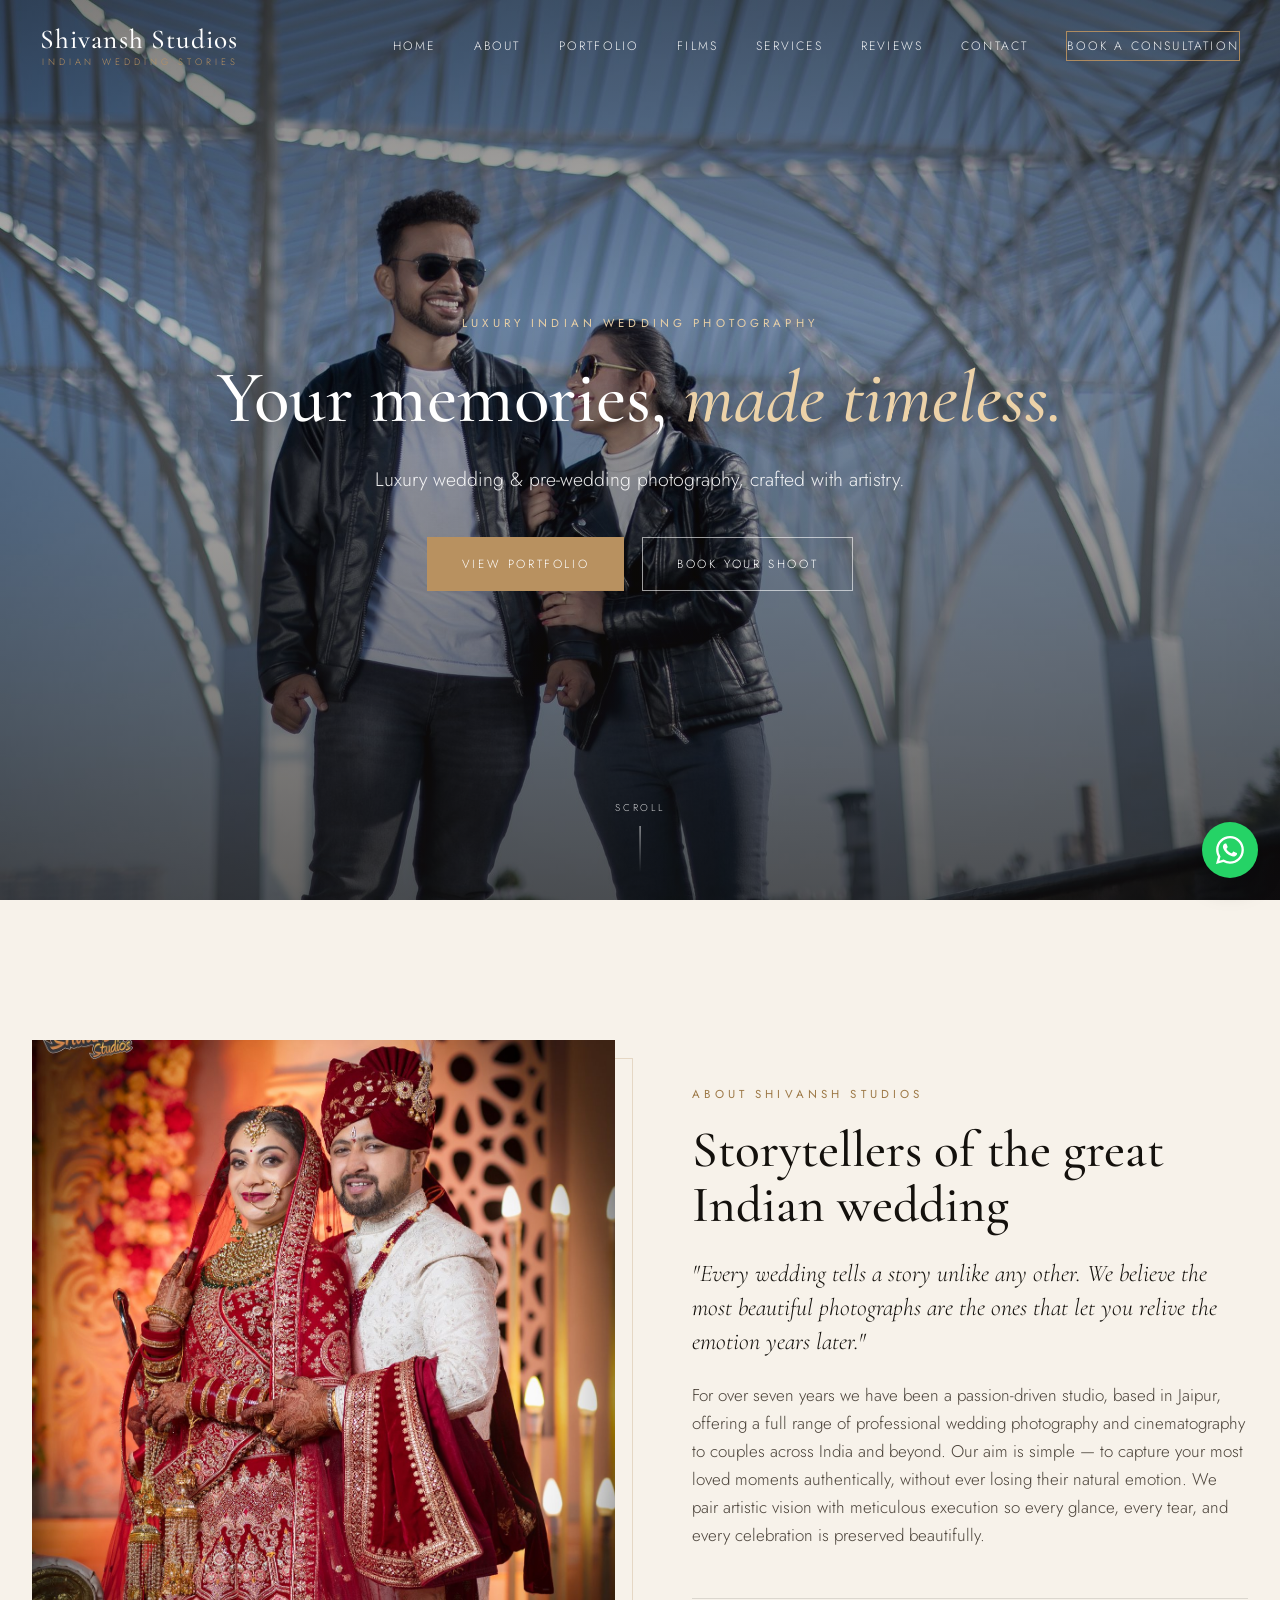
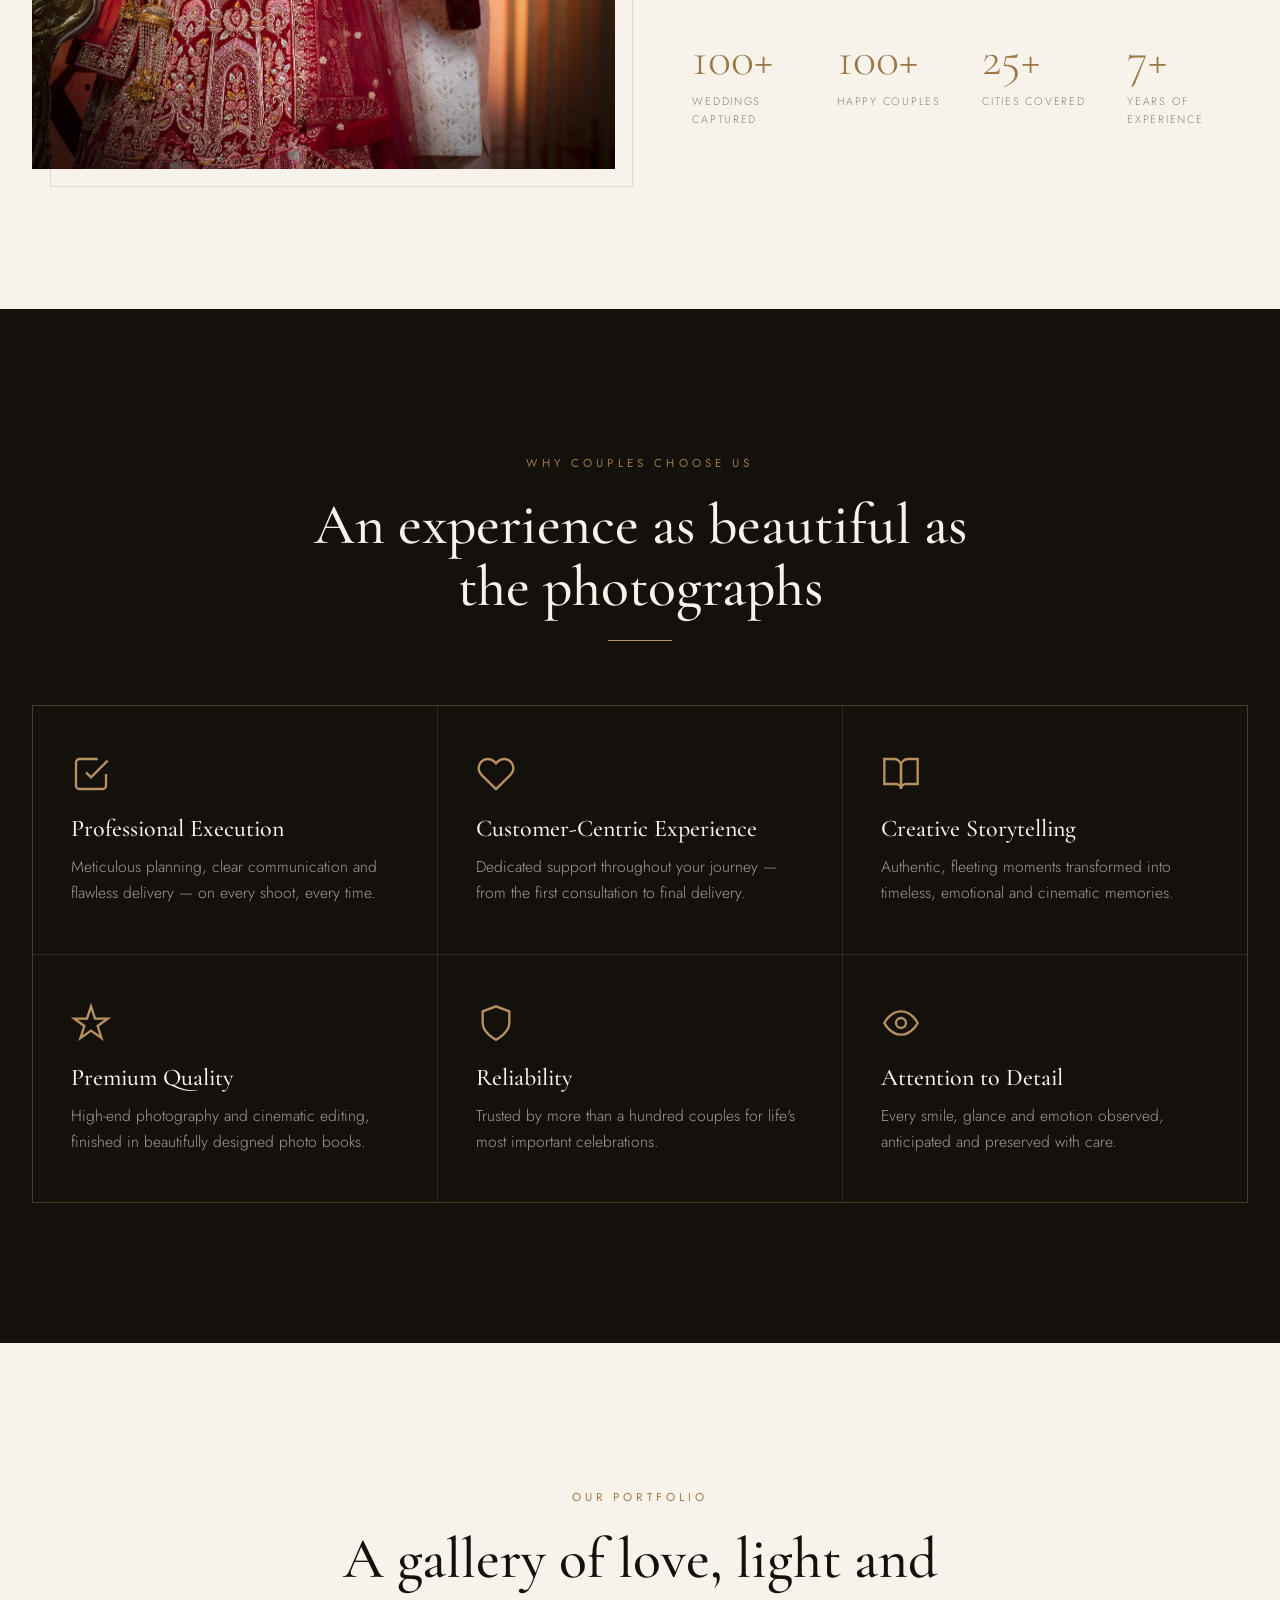
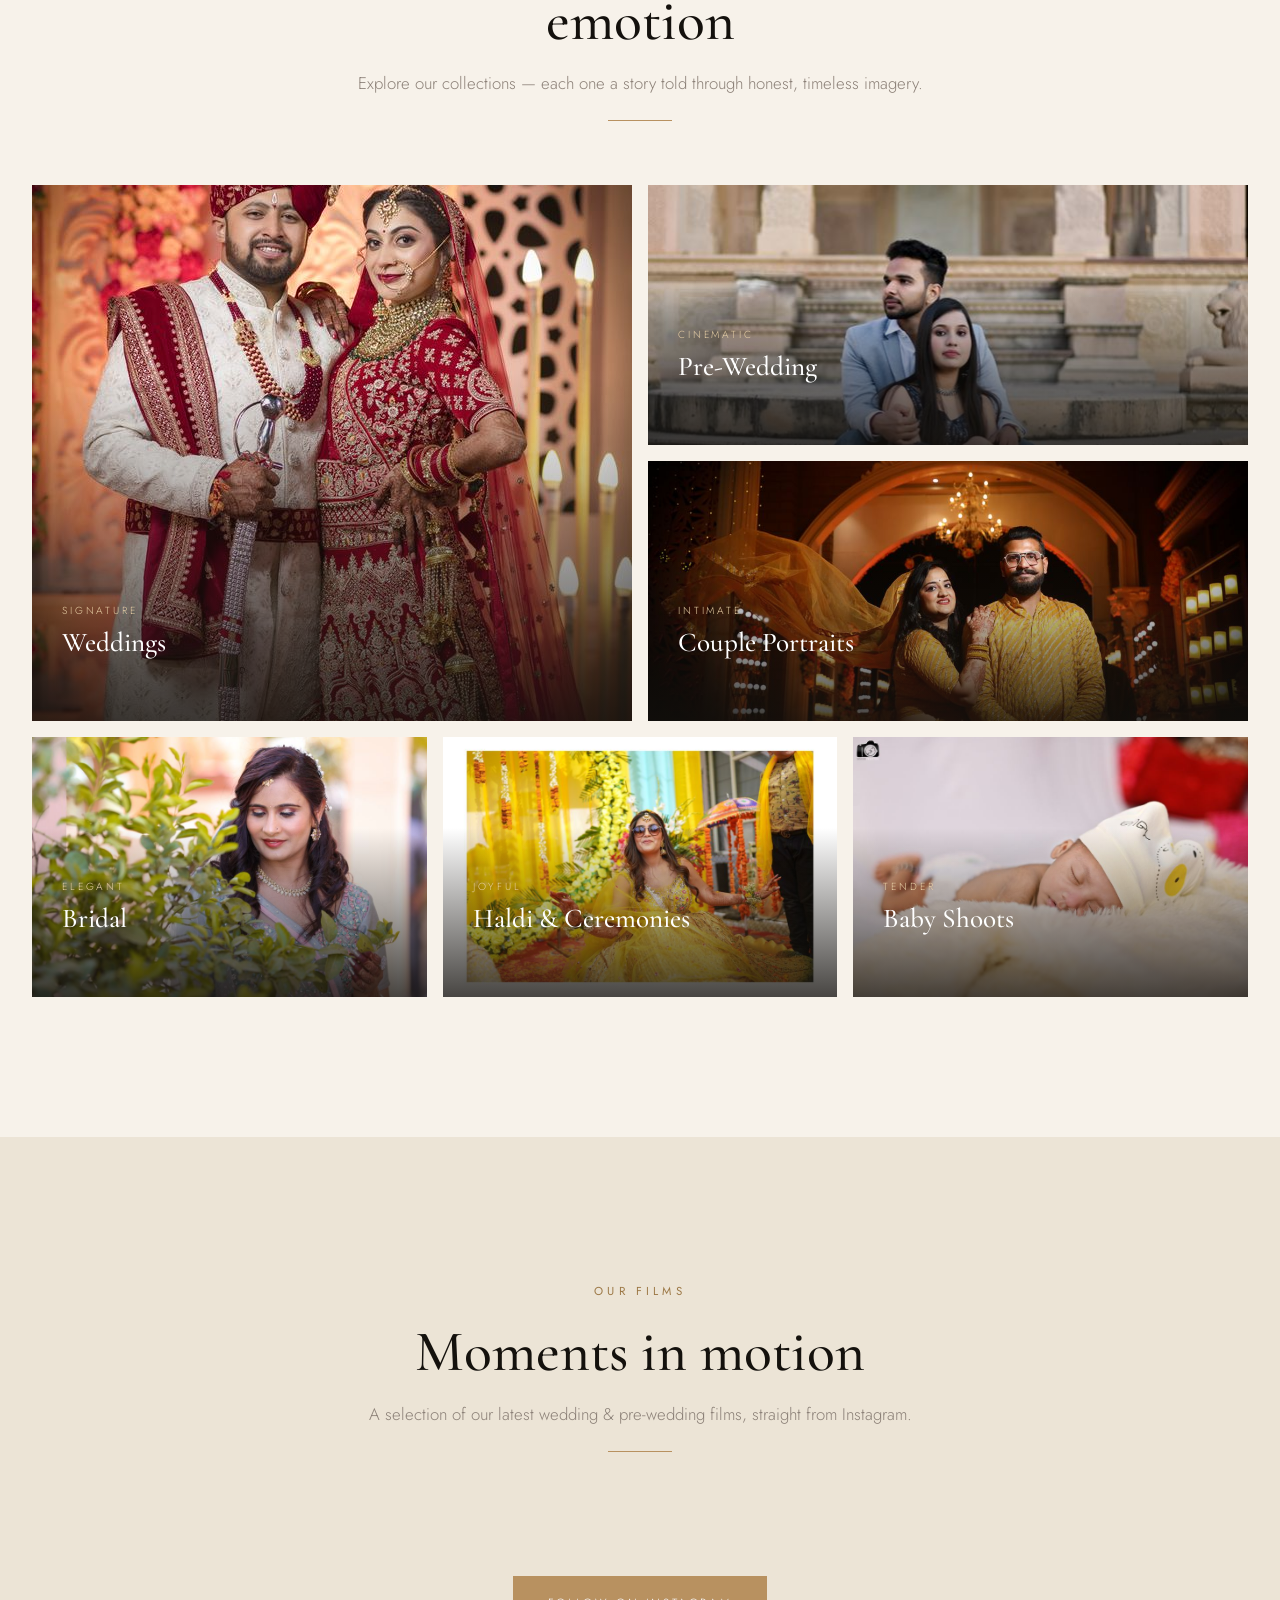
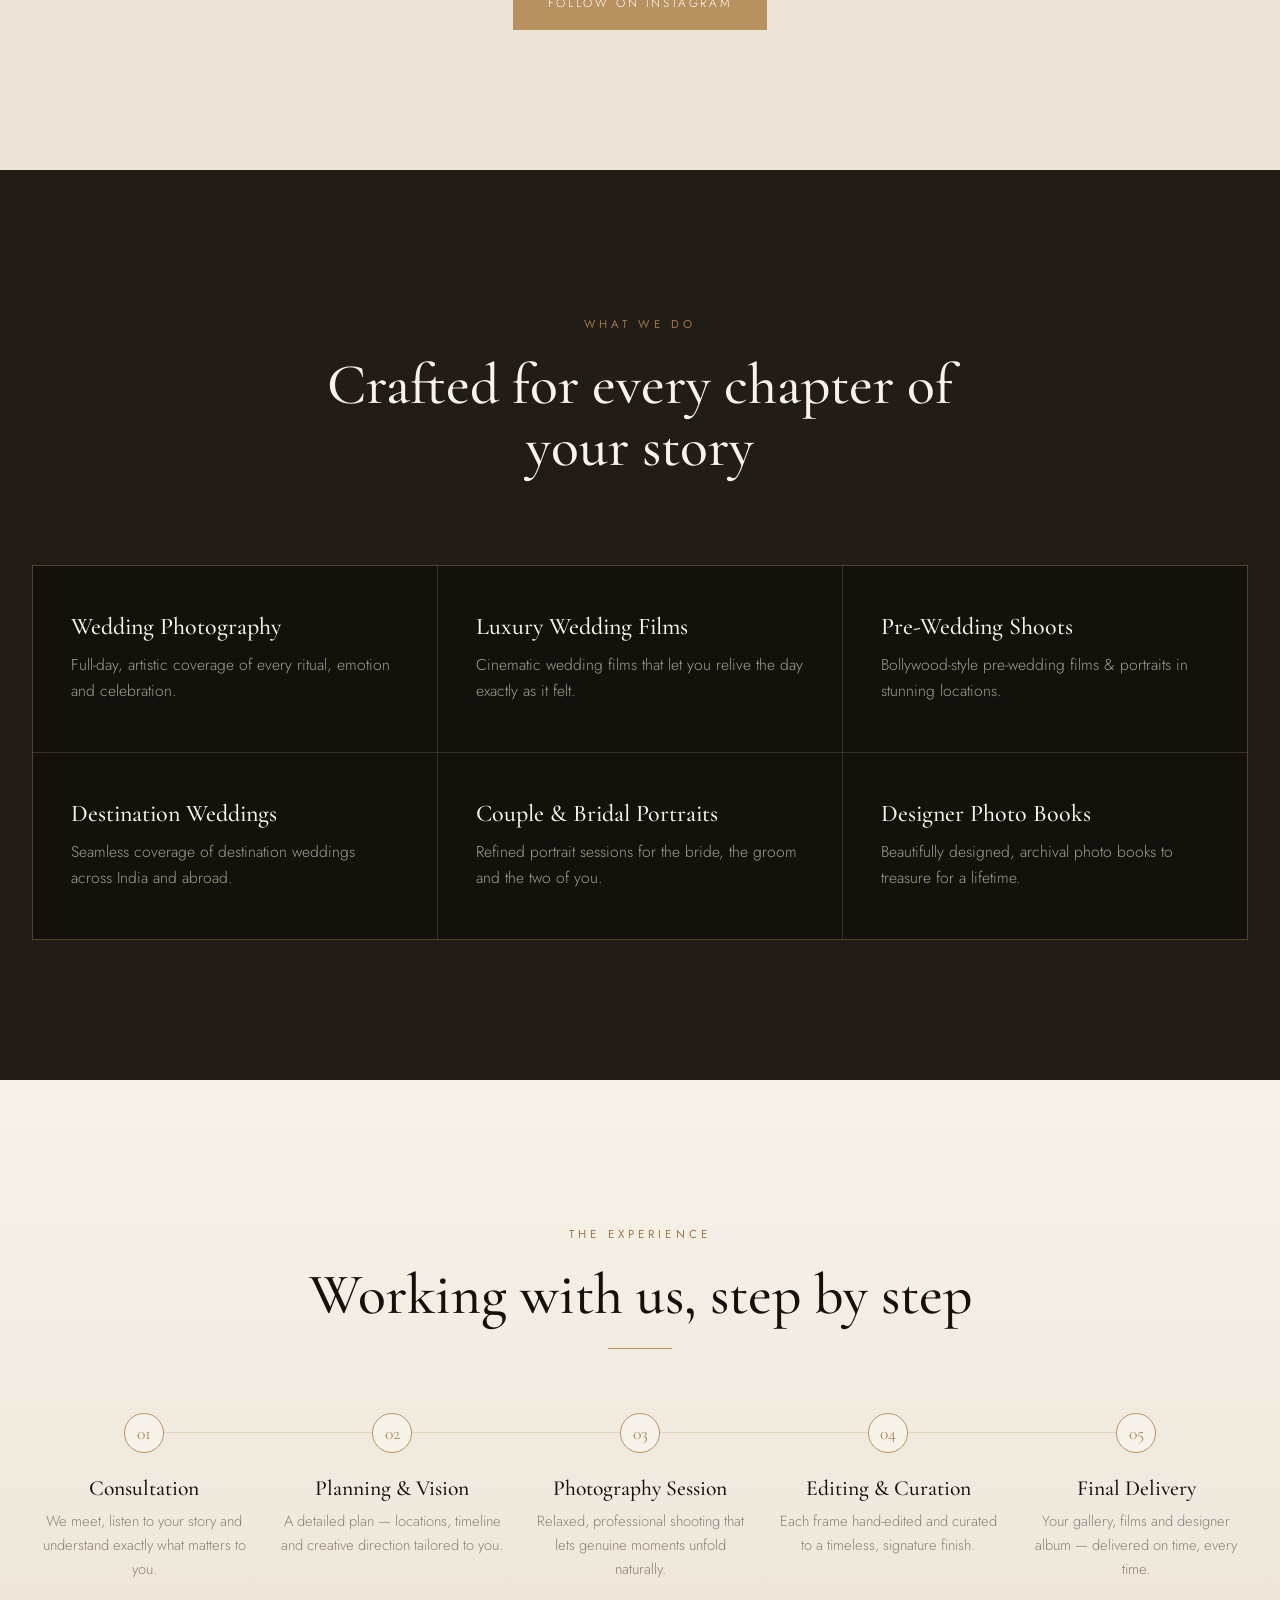
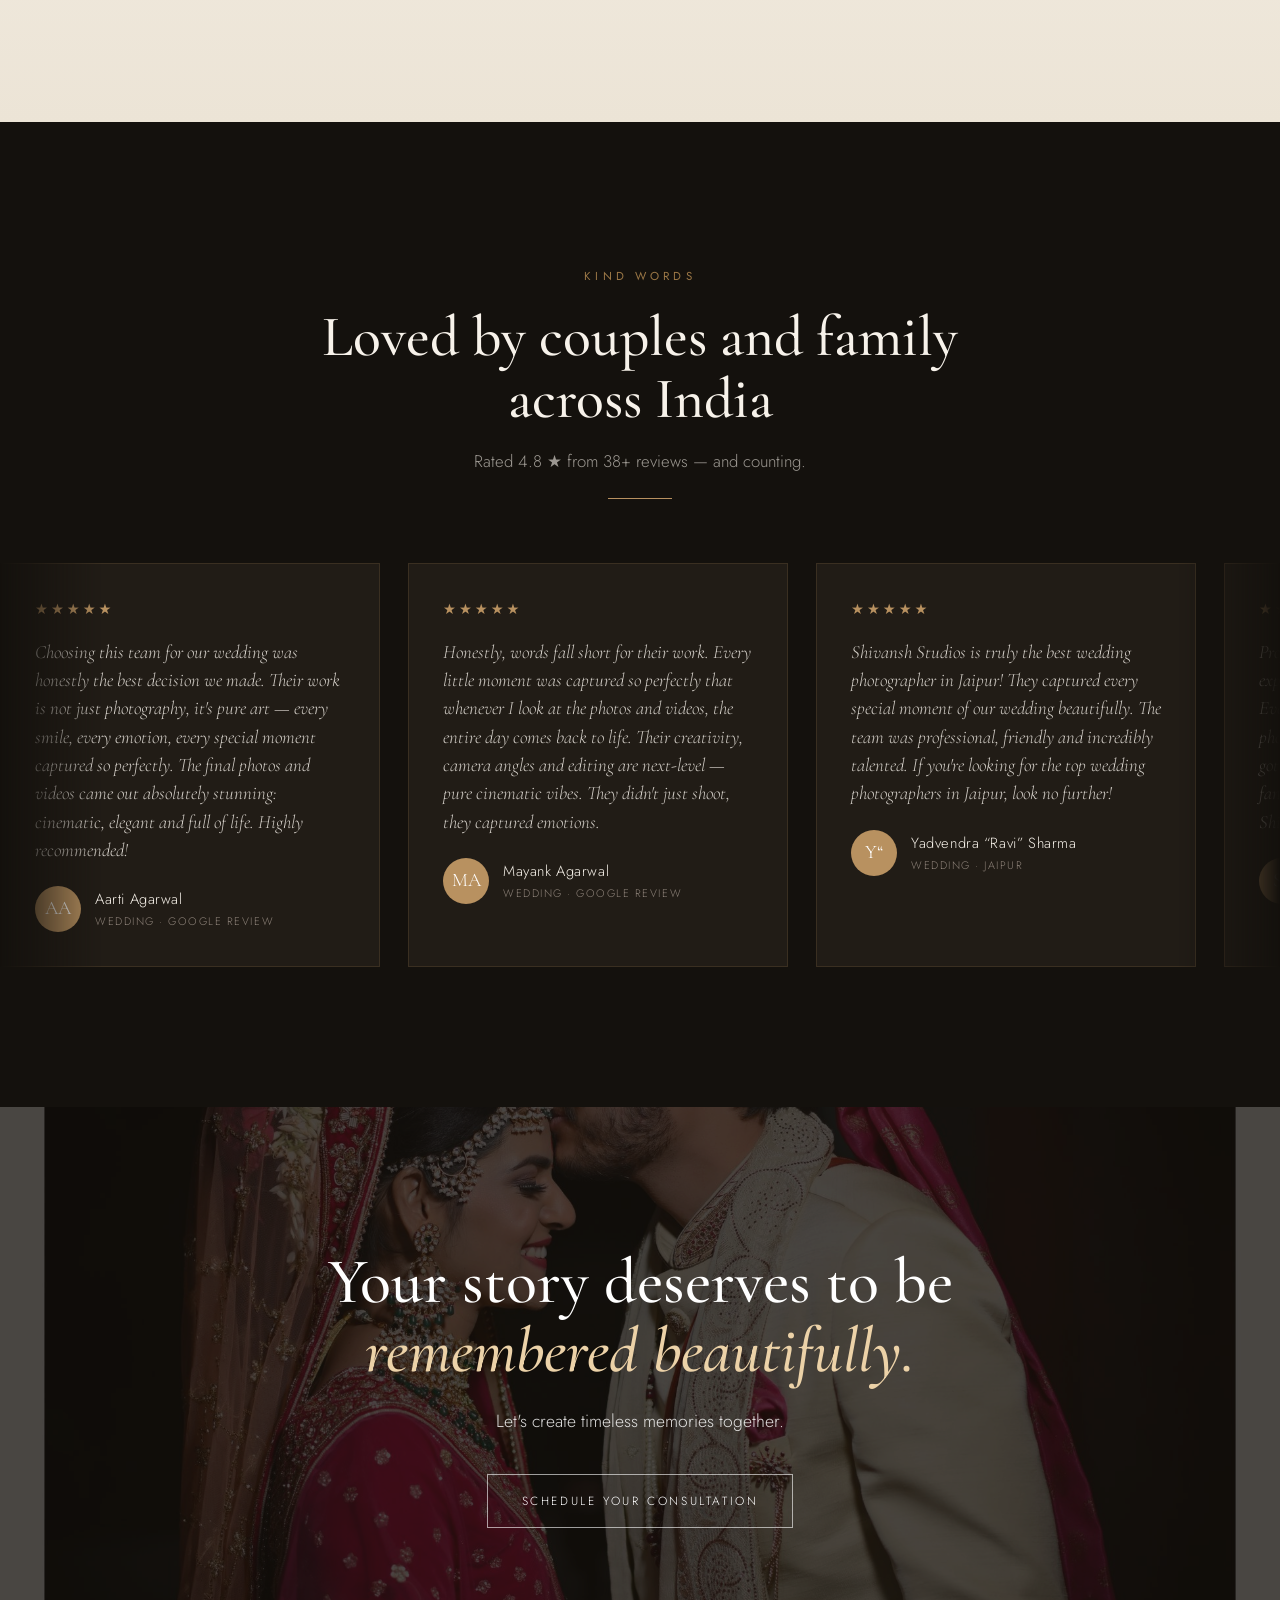
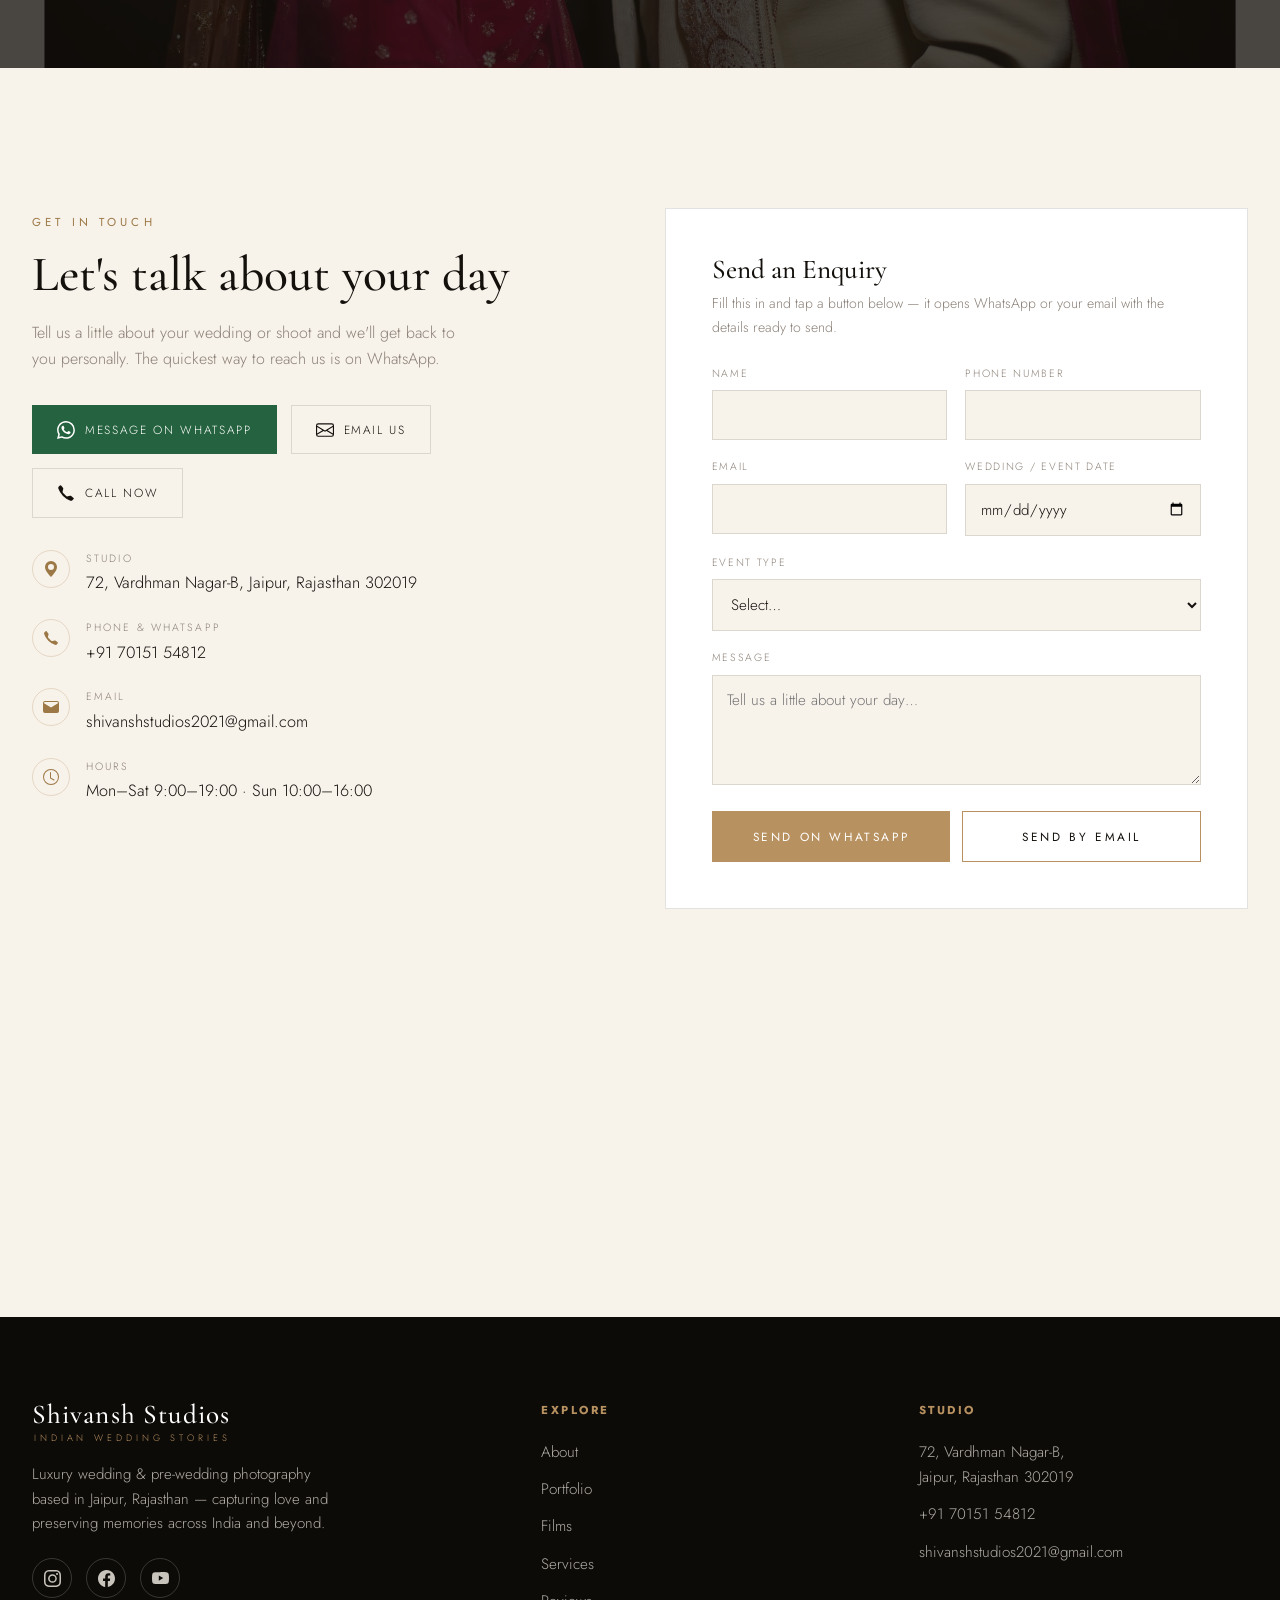
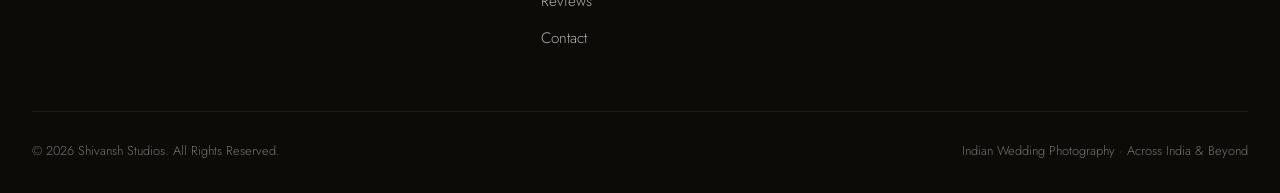
<file: index.html>
<!DOCTYPE html>
<html lang="en">
<head>
  <meta charset="utf-8" />
  <meta name="viewport" content="width=device-width, initial-scale=1" />
  <title>Shivansh Studios — Luxury Indian Wedding Photographer | Jaipur</title>
  <meta name="description" content="Shivansh Studios is a luxury wedding & pre-wedding photography studio in Jaipur, Rajasthan. Cinematic wedding films, destination weddings and timeless couple portraits crafted with passion and artistry." />
  <meta name="keywords" content="Wedding Photographer Jaipur, Best Wedding Photographer Jaipur, Pre Wedding Shoot Jaipur, Destination Wedding Photographer Rajasthan, Luxury Wedding Photography Jaipur" />
  <meta name="author" content="Shivansh Studios" />
  <meta name="robots" content="index, follow" />
  <link rel="canonical" href="https://shivanshstudios.com/" />

  <!-- Open Graph -->
  <meta property="og:type" content="website" />
  <meta property="og:site_name" content="Shivansh Studios" />
  <meta property="og:title" content="Shivansh Studios — Luxury Indian Wedding Photographer" />
  <meta property="og:description" content="Capturing love & preserving memories. Luxury wedding and pre-wedding photography in Jaipur, Rajasthan." />
  <meta property="og:url" content="https://shivanshstudios.com/" />
  <meta property="og:image" content="https://shivanshstudios.com/images/hero/hero-01.jpg" />
  <meta name="twitter:card" content="summary_large_image" />

  <link rel="icon" type="image/svg+xml" href="images/favicon.svg" />
  <link rel="preconnect" href="https://fonts.googleapis.com" />
  <link rel="preconnect" href="https://fonts.gstatic.com" crossorigin />
  <link href="https://fonts.googleapis.com/css2?family=Cormorant+Garamond:ital,wght@0,400;0,500;0,600;1,400;1,500&family=Jost:wght@300;400;500&display=swap" rel="stylesheet" />
  <link rel="stylesheet" href="css/style.css" />

  <!-- LocalBusiness structured data (SEO) -->
  <script type="application/ld+json">
  {
    "@context": "https://schema.org",
    "@type": "PhotographyBusiness",
    "name": "Shivansh Studios",
    "image": "https://shivanshstudios.com/images/hero/hero-01.jpg",
    "url": "https://shivanshstudios.com/",
    "telephone": "+91-7015154812",
    "email": "shivanshstudios2021@gmail.com",
    "priceRange": "₹₹",
    "address": {
      "@type": "PostalAddress",
      "streetAddress": "72, Vardhman Nagar-B",
      "addressLocality": "Jaipur",
      "addressRegion": "Rajasthan",
      "postalCode": "302019",
      "addressCountry": "IN"
    },
    "geo": { "@type": "GeoCoordinates", "latitude": 26.8480, "longitude": 75.7897 },
    "openingHoursSpecification": [
      { "@type": "OpeningHoursSpecification", "dayOfWeek": ["Monday","Tuesday","Wednesday","Thursday","Friday","Saturday"], "opens": "09:00", "closes": "19:00" },
      { "@type": "OpeningHoursSpecification", "dayOfWeek": ["Sunday"], "opens": "10:00", "closes": "16:00" }
    ],
    "sameAs": [
      "https://www.instagram.com/Shivansh_studios/",
      "https://www.facebook.com/shivanshstudios/",
      "https://www.youtube.com/@shivanshstudios"
    ],
    "aggregateRating": { "@type": "AggregateRating", "ratingValue": "4.8", "reviewCount": "38" }
  }
  </script>

  <!-- Google Analytics -->
  <script async src="https://www.googletagmanager.com/gtag/js?id=G-3T5CDHMQQK"></script>
  <script>
    window.dataLayer = window.dataLayer || [];
    function gtag(){dataLayer.push(arguments);}
    gtag('js', new Date());
    gtag('config', 'G-3T5CDHMQQK');
  </script>
</head>
<body>

  <!-- ===================== NAV ===================== -->
  <header class="nav">
    <a href="index.html" class="brand" aria-label="Shivansh Studios home">
      <span class="mark">Shivansh Studios</span>
      <span class="sub">Indian Wedding Stories</span>
    </a>
    <nav class="nav-links" aria-label="Primary">
      <a href="#home">Home</a>
      <a href="#about">About</a>
      <a href="#portfolio">Portfolio</a>
      <a href="#films">Films</a>
      <a href="#services">Services</a>
      <a href="#reviews">Reviews</a>
      <a href="#contact">Contact</a>
      <a href="#contact" class="nav-cta">Book a Consultation</a>
    </nav>
    <button class="burger" aria-label="Toggle menu"><span></span><span></span><span></span></button>
  </header>

  <!-- ===================== HERO ===================== -->
  <section class="hero" id="home">
    <div class="hero-slides" aria-hidden="true"></div>
    <div class="hero-inner">
      <span class="eyebrow">Luxury Indian Wedding Photography</span>
      <h1>Your memories, <em>made timeless.</em></h1>
      <p>Luxury wedding &amp; pre-wedding photography, crafted with artistry.</p>
      <div class="hero-cta">
        <a href="#portfolio" class="btn btn--solid">View Portfolio</a>
        <a href="#contact" class="btn btn--ghost-light">Book Your Shoot</a>
      </div>
    </div>
    <div class="scroll-cue">Scroll</div>
  </section>

  <!-- ===================== ABOUT ===================== -->
  <section class="about" id="about">
    <div class="container">
      <div class="about-grid">
        <figure class="about-figure reveal">
          <img src="images/about/studio.jpg" alt="Shivansh Studios — luxury Indian wedding photography team, based in Jaipur" loading="lazy" />
        </figure>
        <div class="about-copy">
          <span class="eyebrow reveal">About Shivansh Studios</span>
          <h2 class="reveal d1">Storytellers of the great Indian wedding</h2>
          <p class="about-lead reveal d1">"Every wedding tells a story unlike any other. We believe the most beautiful photographs are the ones that let you relive the emotion years later."</p>
          <p class="reveal d2">For over seven years we have been a passion-driven studio, based in Jaipur, offering a full range of professional wedding photography and cinematography to couples across India and beyond. Our aim is simple — to capture your most loved moments authentically, without ever losing their natural emotion. We pair artistic vision with meticulous execution so every glance, every tear, and every celebration is preserved beautifully.</p>
          <div class="stats reveal d2">
            <div class="stat"><div class="num"><span data-count="100" data-suffix="+">0</span></div><div class="lbl">Weddings Captured</div></div>
            <div class="stat"><div class="num"><span data-count="100" data-suffix="+">0</span></div><div class="lbl">Happy Couples</div></div>
            <div class="stat"><div class="num"><span data-count="25" data-suffix="+">0</span></div><div class="lbl">Cities Covered</div></div>
            <div class="stat"><div class="num"><span data-count="7" data-suffix="+">0</span></div><div class="lbl">Years of Experience</div></div>
          </div>
        </div>
      </div>
    </div>
  </section>

  <!-- ===================== WHY CHOOSE US ===================== -->
  <section class="why" id="why">
    <div class="container">
      <div class="section-head">
        <span class="eyebrow reveal">Why Couples Choose Us</span>
        <h2 class="reveal d1">An experience as beautiful as the photographs</h2>
        <div class="rule reveal d1"></div>
      </div>
      <div class="why-grid">
        <article class="why-card reveal">
          <div class="ic"><svg viewBox="0 0 24 24" fill="none" stroke="currentColor" stroke-width="1.4"><path d="M9 11l3 3L22 4"/><path d="M21 12v7a2 2 0 0 1-2 2H5a2 2 0 0 1-2-2V5a2 2 0 0 1 2-2h11"/></svg></div>
          <h3>Professional Execution</h3>
          <p>Meticulous planning, clear communication and flawless delivery — on every shoot, every time.</p>
        </article>
        <article class="why-card reveal d1">
          <div class="ic"><svg viewBox="0 0 24 24" fill="none" stroke="currentColor" stroke-width="1.4"><path d="M20.8 4.6a5.5 5.5 0 0 0-7.8 0L12 5.6l-1-1a5.5 5.5 0 1 0-7.8 7.8l1 1L12 21l7.8-7.6 1-1a5.5 5.5 0 0 0 0-7.8z"/></svg></div>
          <h3>Customer-Centric Experience</h3>
          <p>Dedicated support throughout your journey — from the first consultation to final delivery.</p>
        </article>
        <article class="why-card reveal d2">
          <div class="ic"><svg viewBox="0 0 24 24" fill="none" stroke="currentColor" stroke-width="1.4"><path d="M2 3h6a4 4 0 0 1 4 4v14a3 3 0 0 0-3-3H2z"/><path d="M22 3h-6a4 4 0 0 0-4 4v14a3 3 0 0 1 3-3h7z"/></svg></div>
          <h3>Creative Storytelling</h3>
          <p>Authentic, fleeting moments transformed into timeless, emotional and cinematic memories.</p>
        </article>
        <article class="why-card reveal">
          <div class="ic"><svg viewBox="0 0 24 24" fill="none" stroke="currentColor" stroke-width="1.4"><path d="M12 2l2.4 7.4H22l-6 4.4 2.3 7.2L12 16.6 5.7 21l2.3-7.2-6-4.4h7.6z"/></svg></div>
          <h3>Premium Quality</h3>
          <p>High-end photography and cinematic editing, finished in beautifully designed photo books.</p>
        </article>
        <article class="why-card reveal d1">
          <div class="ic"><svg viewBox="0 0 24 24" fill="none" stroke="currentColor" stroke-width="1.4"><path d="M12 22s8-4 8-10V5l-8-3-8 3v7c0 6 8 10 8 10z"/></svg></div>
          <h3>Reliability</h3>
          <p>Trusted by more than a hundred couples for life's most important celebrations.</p>
        </article>
        <article class="why-card reveal d2">
          <div class="ic"><svg viewBox="0 0 24 24" fill="none" stroke="currentColor" stroke-width="1.4"><circle cx="12" cy="12" r="3"/><path d="M2 12s3.5-7 10-7 10 7 10 7-3.5 7-10 7-10-7-10-7z"/></svg></div>
          <h3>Attention to Detail</h3>
          <p>Every smile, glance and emotion observed, anticipated and preserved with care.</p>
        </article>
      </div>
    </div>
  </section>

  <!-- ===================== PORTFOLIO ===================== -->
  <section class="portfolio" id="portfolio">
    <div class="container">
      <div class="section-head">
        <span class="eyebrow reveal">Our Portfolio</span>
        <h2 class="reveal d1">A gallery of love, light and emotion</h2>
        <p class="reveal d1">Explore our collections — each one a story told through honest, timeless imagery.</p>
        <div class="rule reveal d1"></div>
      </div>
      <div class="port-grid reveal">
        <a class="tile lg" href="portfolio/weddings.html">
          <img src="images/portfolio/weddings/thumb/weddings-01.jpg" alt="Luxury Indian wedding photography by Shivansh Studios" loading="lazy" />
          <div class="tile-cap"><span class="k">Signature</span><h3>Weddings</h3><span class="view">View Collection →</span></div>
        </a>
        <a class="tile md" href="portfolio/pre-wedding.html">
          <img src="images/portfolio/pre-wedding/thumb/pre-wedding-01.jpg" alt="Cinematic pre-wedding shoot by Shivansh Studios" loading="lazy" />
          <div class="tile-cap"><span class="k">Cinematic</span><h3>Pre-Wedding</h3><span class="view">View Collection →</span></div>
        </a>
        <a class="tile md" href="portfolio/couple-portraits.html">
          <img src="images/portfolio/couple-portraits/thumb/couple-portraits-01.jpg" alt="Couple portrait photography by Shivansh Studios" loading="lazy" />
          <div class="tile-cap"><span class="k">Intimate</span><h3>Couple Portraits</h3><span class="view">View Collection →</span></div>
        </a>
        <a class="tile sm" href="portfolio/bridal.html">
          <img src="images/portfolio/bridal/thumb/bridal-01.jpg" alt="Bridal portrait photography by Shivansh Studios" loading="lazy" />
          <div class="tile-cap"><span class="k">Elegant</span><h3>Bridal</h3><span class="view">View Collection →</span></div>
        </a>
        <a class="tile sm" href="portfolio/haldi.html">
          <img src="images/portfolio/haldi/thumb/haldi-01.jpg" alt="Haldi ceremony photography by Shivansh Studios" loading="lazy" />
          <div class="tile-cap"><span class="k">Joyful</span><h3>Haldi & Ceremonies</h3><span class="view">View Collection →</span></div>
        </a>
        <a class="tile sm" href="portfolio/baby-shoots.html">
          <img src="images/portfolio/baby-shoots/thumb/baby-shoots-01.jpg" alt="Baby photoshoot by Shivansh Studios" loading="lazy" />
          <div class="tile-cap"><span class="k">Tender</span><h3>Baby Shoots</h3><span class="view">View Collection →</span></div>
        </a>
      </div>
    </div>
  </section>

  <!-- ===================== FILMS ===================== -->
  <section class="films" id="films" style="background:var(--ivory-dim)">
    <div class="container">
      <div class="section-head">
        <span class="eyebrow reveal">Our Films</span>
        <h2 class="reveal d1">Moments in motion</h2>
        <p class="reveal d1">A selection of our latest wedding &amp; pre-wedding films, straight from Instagram.</p>
        <div class="rule reveal d1"></div>
      </div>
      <div class="films-grid">
        <blockquote class="instagram-media" data-instgrm-permalink="https://www.instagram.com/p/DWwRSGfEq7T/" data-instgrm-version="14"></blockquote>
        <blockquote class="instagram-media" data-instgrm-permalink="https://www.instagram.com/p/DYcL3hrykug/" data-instgrm-version="14"></blockquote>
        <blockquote class="instagram-media" data-instgrm-permalink="https://www.instagram.com/p/DY-FJcDSUGx/" data-instgrm-version="14"></blockquote>
        <blockquote class="instagram-media" data-instgrm-permalink="https://www.instagram.com/p/DSsQ6kFkpJt/" data-instgrm-version="14"></blockquote>
        <blockquote class="instagram-media" data-instgrm-permalink="https://www.instagram.com/p/DSAVvH9Ejqj/" data-instgrm-version="14"></blockquote>
        <blockquote class="instagram-media" data-instgrm-permalink="https://www.instagram.com/p/DVKrNbpEgKx/" data-instgrm-version="14"></blockquote>
        <blockquote class="instagram-media" data-instgrm-permalink="https://www.instagram.com/p/DNH52V6RoZ5/" data-instgrm-version="14"></blockquote>
        <blockquote class="instagram-media" data-instgrm-permalink="https://www.instagram.com/p/DK1HSA8x39E/" data-instgrm-version="14"></blockquote>
      </div>
      <div class="films-cta">
        <a class="btn btn--solid" href="https://www.instagram.com/shivansh_studios/" target="_blank" rel="noopener">Follow on Instagram</a>
      </div>
    </div>
  </section>

  <!-- ===================== SERVICES ===================== -->
  <section class="why" id="services" style="background:var(--ink-soft)">
    <div class="container">
      <div class="section-head">
        <span class="eyebrow reveal">What We Do</span>
        <h2 class="reveal d1">Crafted for every chapter of your story</h2>
        <div class="rule reveal d1"></div>
      </div>
      <div class="why-grid">
        <article class="why-card reveal"><h3>Wedding Photography</h3><p>Full-day, artistic coverage of every ritual, emotion and celebration.</p></article>
        <article class="why-card reveal d1"><h3>Luxury Wedding Films</h3><p>Cinematic wedding films that let you relive the day exactly as it felt.</p></article>
        <article class="why-card reveal d2"><h3>Pre-Wedding Shoots</h3><p>Bollywood-style pre-wedding films & portraits in stunning locations.</p></article>
        <article class="why-card reveal"><h3>Destination Weddings</h3><p>Seamless coverage of destination weddings across India and abroad.</p></article>
        <article class="why-card reveal d1"><h3>Couple & Bridal Portraits</h3><p>Refined portrait sessions for the bride, the groom and the two of you.</p></article>
        <article class="why-card reveal d2"><h3>Designer Photo Books</h3><p>Beautifully designed, archival photo books to treasure for a lifetime.</p></article>
      </div>
    </div>
  </section>

  <!-- ===================== PROCESS ===================== -->
  <section class="process" id="process">
    <div class="container">
      <div class="section-head">
        <span class="eyebrow reveal">The Experience</span>
        <h2 class="reveal d1">Working with us, step by step</h2>
        <div class="rule reveal d1"></div>
      </div>
      <div class="timeline reveal">
        <div class="step"><div class="dot">01</div><h3>Consultation</h3><p>We meet, listen to your story and understand exactly what matters to you.</p></div>
        <div class="step"><div class="dot">02</div><h3>Planning &amp; Vision</h3><p>A detailed plan — locations, timeline and creative direction tailored to you.</p></div>
        <div class="step"><div class="dot">03</div><h3>Photography Session</h3><p>Relaxed, professional shooting that lets genuine moments unfold naturally.</p></div>
        <div class="step"><div class="dot">04</div><h3>Editing &amp; Curation</h3><p>Each frame hand-edited and curated to a timeless, signature finish.</p></div>
        <div class="step"><div class="dot">05</div><h3>Final Delivery</h3><p>Your gallery, films and designer album — delivered on time, every time.</p></div>
      </div>
    </div>
  </section>

  <!-- ===================== REVIEWS ===================== -->
  <section class="reviews" id="reviews">
    <div class="container">
      <div class="section-head">
        <span class="eyebrow reveal">Kind Words</span>
        <h2 class="reveal d1">Loved by couples and family across India</h2>
        <p class="reveal d1">Rated 4.8 ★ from 38+ reviews — and counting.</p>
        <div class="rule reveal d1"></div>
      </div>
    </div>
    <div class="marquee">
      <div class="marquee-track" id="review-track"></div>
    </div>
  </section>

  <!-- ===================== CTA BAND ===================== -->
  <section class="cta-band">
    <div class="bg" style="background-image:url('images/hero/hero-02.jpg')"></div>
    <div class="container">
      <h2>Your story deserves to be<br><em>remembered beautifully.</em></h2>
      <p>Let's create timeless memories together.</p>
      <a href="#contact" class="btn btn--ghost-light">Schedule Your Consultation</a>
    </div>
  </section>

  <!-- ===================== CONTACT ===================== -->
  <section class="contact" id="contact">
    <div class="container">
      <div class="contact-grid">
        <div class="contact-info">
          <span class="eyebrow reveal">Get in Touch</span>
          <h2 class="reveal d1">Let's talk about your day</h2>
          <p class="reveal d1">Tell us a little about your wedding or shoot and we'll get back to you personally. The quickest way to reach us is on WhatsApp.</p>

          <div class="contact-actions reveal d1">
            <a class="action-btn wa" href="https://wa.me/917015154812?text=Hi%20Shivansh%20Studios%2C%20I%27d%20like%20to%20enquire%20about%20a%20shoot." target="_blank" rel="noopener">
              <svg viewBox="0 0 16 16" fill="currentColor"><path d="M13.601 2.326A7.85 7.85 0 0 0 7.994 0C3.627 0 .068 3.558.064 7.926c0 1.399.366 2.76 1.057 3.965L0 16l4.204-1.102a7.9 7.9 0 0 0 3.79.965h.004c4.368 0 7.926-3.558 7.93-7.93A7.9 7.9 0 0 0 13.6 2.326zM7.994 14.521a6.6 6.6 0 0 1-3.356-.92l-.24-.144-2.494.654.666-2.433-.156-.251a6.56 6.56 0 0 1-1.007-3.505c0-3.626 2.957-6.584 6.591-6.584a6.56 6.56 0 0 1 4.66 1.931 6.56 6.56 0 0 1 1.928 4.66c-.004 3.639-2.961 6.592-6.592 6.592m3.615-4.934c-.197-.099-1.17-.578-1.353-.646-.182-.065-.315-.099-.445.099-.133.197-.513.646-.627.775-.114.133-.232.148-.43.05-.197-.1-.836-.308-1.592-.985-.59-.525-.985-1.175-1.103-1.372-.114-.198-.011-.304.088-.403.087-.088.197-.232.296-.346.1-.114.133-.198.198-.33.065-.134.034-.248-.015-.347-.05-.099-.445-1.076-.612-1.47-.16-.389-.323-.335-.445-.34-.114-.007-.247-.007-.38-.007a.73.73 0 0 0-.529.247c-.182.198-.691.677-.691 1.654s.71 1.916.81 2.049c.098.133 1.394 2.132 3.383 2.992.47.205.84.326 1.129.418.475.152.904.129 1.246.08.38-.058 1.171-.48 1.338-.943.164-.464.164-.86.114-.943-.049-.084-.182-.133-.38-.232"/></svg>
              Message on WhatsApp
            </a>
            <a class="action-btn em" href="mailto:shivanshstudios2021@gmail.com">
              <svg viewBox="0 0 16 16" fill="currentColor"><path d="M0 4a2 2 0 0 1 2-2h12a2 2 0 0 1 2 2v8a2 2 0 0 1-2 2H2a2 2 0 0 1-2-2zm2-1a1 1 0 0 0-1 1v.217l7 4.2 7-4.2V4a1 1 0 0 0-1-1zm13 2.383-4.708 2.825L15 11.105zm-.034 6.876-5.64-3.471L8 9.583l-1.326-.795-5.64 3.47A1 1 0 0 0 2 13h12a1 1 0 0 0 .966-.741M1 11.105l4.708-2.897L1 5.383z"/></svg>
              Email Us
            </a>
            <a class="action-btn cl" href="tel:+917015154812">
              <svg viewBox="0 0 16 16" fill="currentColor"><path d="M3.654 1.328a.678.678 0 0 0-1.015-.063L1.605 2.3c-.483.484-.661 1.169-.45 1.77a17.6 17.6 0 0 0 4.168 6.608 17.6 17.6 0 0 0 6.608 4.168c.601.211 1.286.033 1.77-.45l1.034-1.034a.678.678 0 0 0-.063-1.015l-2.307-1.794a.68.68 0 0 0-.58-.122l-2.19.547a1.75 1.75 0 0 1-1.657-.459L5.482 8.062a1.75 1.75 0 0 1-.46-1.657l.548-2.19a.68.68 0 0 0-.122-.58z"/></svg>
              Call Now
            </a>
          </div>

          <div class="contact-list reveal d2">
            <div class="ci">
              <span class="ic"><svg viewBox="0 0 16 16" fill="currentColor"><path d="M8 16s6-5.686 6-10A6 6 0 0 0 2 6c0 4.314 6 10 6 10m0-7a3 3 0 1 1 0-6 3 3 0 0 1 0 6"/></svg></span>
              <div><div class="lbl">Studio</div><div class="val">72, Vardhman Nagar-B, Jaipur, Rajasthan 302019</div></div>
            </div>
            <div class="ci">
              <span class="ic"><svg viewBox="0 0 16 16" fill="currentColor"><path d="M3.654 1.328a.678.678 0 0 0-1.015-.063L1.605 2.3c-.483.484-.661 1.169-.45 1.77a17.6 17.6 0 0 0 4.168 6.608 17.6 17.6 0 0 0 6.608 4.168c.601.211 1.286.033 1.77-.45l1.034-1.034a.678.678 0 0 0-.063-1.015l-2.307-1.794a.68.68 0 0 0-.58-.122l-2.19.547a1.75 1.75 0 0 1-1.657-.459L5.482 8.062a1.75 1.75 0 0 1-.46-1.657l.548-2.19a.68.68 0 0 0-.122-.58z"/></svg></span>
              <div><div class="lbl">Phone &amp; WhatsApp</div><div class="val">+91 70151 54812</div></div>
            </div>
            <div class="ci">
              <span class="ic"><svg viewBox="0 0 16 16" fill="currentColor"><path d="M0 4a2 2 0 0 1 2-2h12a2 2 0 0 1 2 2v8a2 2 0 0 1-2 2H2a2 2 0 0 1-2-2zm2-1a1 1 0 0 0-1 1v.217l7 4.2 7-4.2V4a1 1 0 0 0-1-1z"/></svg></span>
              <div><div class="lbl">Email</div><div class="val">shivanshstudios2021@gmail.com</div></div>
            </div>
            <div class="ci">
              <span class="ic"><svg viewBox="0 0 16 16" fill="currentColor"><path d="M8 3.5a.5.5 0 0 0-1 0V9a.5.5 0 0 0 .252.434l3.5 2a.5.5 0 0 0 .496-.868L8 8.71z"/><path d="M8 16A8 8 0 1 0 8 0a8 8 0 0 0 0 16m7-8A7 7 0 1 1 1 8a7 7 0 0 1 14 0"/></svg></span>
              <div><div class="lbl">Hours</div><div class="val">Mon–Sat 9:00–19:00 · Sun 10:00–16:00</div></div>
            </div>
          </div>
        </div>

        <div class="contact-form-wrap reveal d1">
          <form class="contact-form" id="inquiry-form" novalidate>
            <h3>Send an Enquiry</h3>
            <p class="fnote">Fill this in and tap a button below — it opens WhatsApp or your email with the details ready to send.</p>
            <div class="field-row">
              <div class="field"><label for="name">Name</label><input id="name" name="name" type="text" autocomplete="name" required /></div>
              <div class="field"><label for="phone">Phone Number</label><input id="phone" name="phone" type="tel" autocomplete="tel" required /></div>
            </div>
            <div class="field-row">
              <div class="field"><label for="email">Email</label><input id="email" name="email" type="email" autocomplete="email" /></div>
              <div class="field"><label for="eventDate">Wedding / Event Date</label><input id="eventDate" name="eventDate" type="date" /></div>
            </div>
            <div class="field">
              <label for="eventType">Event Type</label>
              <select id="eventType" name="eventType">
                <option value="">Select…</option>
                <option>Wedding</option>
                <option>Pre-Wedding Shoot</option>
                <option>Destination Wedding</option>
                <option>Engagement</option>
                <option>Bridal Portraits</option>
                <option>Baby / Maternity Shoot</option>
                <option>Other</option>
              </select>
            </div>
            <div class="field"><label for="message">Message</label><textarea id="message" name="message" placeholder="Tell us a little about your day…"></textarea></div>
            <div class="form-submit">
              <button type="submit" class="btn btn--solid">Send on WhatsApp</button>
              <button type="button" class="btn" id="send-email">Send by Email</button>
            </div>
          </form>
          <div class="map-wrap">
            <iframe title="Shivansh Studios location on Google Maps" src="https://www.google.com/maps/embed?pb=!1m18!1m12!1m3!1d3558.623338598587!2d75.73528547432025!3d26.883705676664448!2m3!1f0!2f0!3f0!3m2!1i1024!2i768!4f13.1!3m3!1m2!1s0x396db59cf56f8719%3A0x70c2bf1fac62e96e!2sShivansh%20Studios!5e0!3m2!1sen!2sin!4v1706345438578!5m2!1sen!2sin" allowfullscreen="" loading="lazy" referrerpolicy="no-referrer-when-downgrade"></iframe>
          </div>
        </div>
      </div>
    </div>
  </section>

  <!-- ===================== FOOTER ===================== -->
  <footer class="footer">
    <div class="container">
      <div class="footer-top">
        <div class="footer-about">
          <a href="index.html" class="brand">
            <span class="mark">Shivansh Studios</span>
            <span class="sub">Indian Wedding Stories</span>
          </a>
          <p>Luxury wedding &amp; pre-wedding photography based in Jaipur, Rajasthan — capturing love and preserving memories across India and beyond.</p>
          <div class="footer-socials">
            <a href="https://www.instagram.com/Shivansh_studios/" target="_blank" rel="noopener" aria-label="Instagram"><svg viewBox="0 0 16 16" fill="currentColor"><path d="M8 0C5.829 0 5.556.01 4.703.048 3.85.088 3.269.222 2.76.42a3.9 3.9 0 0 0-1.417.923A3.9 3.9 0 0 0 .42 2.76C.222 3.268.087 3.85.048 4.7.01 5.555 0 5.827 0 8.001c0 2.172.01 2.444.048 3.297.04.852.174 1.433.372 1.942.205.526.478.972.923 1.417.444.445.89.719 1.416.923.51.198 1.09.333 1.942.372C5.555 15.99 5.827 16 8 16s2.444-.01 3.298-.048c.851-.04 1.434-.174 1.943-.372a3.9 3.9 0 0 0 1.416-.923c.445-.445.718-.891.923-1.417.197-.509.332-1.09.372-1.942C15.99 10.445 16 10.173 16 8s-.01-2.445-.048-3.299c-.04-.851-.175-1.433-.372-1.941a3.9 3.9 0 0 0-.923-1.417A3.9 3.9 0 0 0 13.24.42c-.51-.198-1.092-.333-1.943-.372C10.443.01 10.172 0 7.998 0zm-.717 1.442h.718c2.136 0 2.389.007 3.232.046.78.035 1.204.166 1.486.275.373.145.64.319.92.599s.453.546.598.92c.11.281.24.705.275 1.485.039.843.047 1.096.047 3.231s-.008 2.389-.047 3.232c-.035.78-.166 1.203-.275 1.485a2.5 2.5 0 0 1-.599.919c-.28.28-.546.453-.92.598-.28.11-.704.24-1.485.276-.843.038-1.096.047-3.232.047s-2.39-.009-3.233-.047c-.78-.036-1.203-.166-1.485-.276a2.5 2.5 0 0 1-.92-.598 2.5 2.5 0 0 1-.6-.92c-.109-.281-.24-.705-.275-1.485-.038-.843-.046-1.096-.046-3.233s.008-2.388.046-3.231c.036-.78.166-1.204.276-1.486.145-.373.319-.64.599-.92s.546-.453.92-.598c.282-.11.705-.24 1.485-.276.738-.034 1.024-.044 2.515-.045zm4.988 1.328a.96.96 0 1 0 0 1.92.96.96 0 0 0 0-1.92m-4.27 1.122a4.109 4.109 0 1 0 0 8.217 4.109 4.109 0 0 0 0-8.217m0 1.441a2.667 2.667 0 1 1 0 5.334 2.667 2.667 0 0 1 0-5.334"/></svg></a>
            <a href="https://www.facebook.com/shivanshstudios/" target="_blank" rel="noopener" aria-label="Facebook"><svg viewBox="0 0 16 16" fill="currentColor"><path d="M16 8.049c0-4.446-3.582-8.05-8-8.05C3.58 0-.002 3.603-.002 8.05c0 4.017 2.926 7.347 6.75 7.951v-5.625h-2.03V8.05H6.75V6.275c0-2.017 1.195-3.131 3.022-3.131.876 0 1.791.157 1.791.157v1.98h-1.009c-.993 0-1.303.621-1.303 1.258v1.51h2.218l-.354 2.326H9.25V16c3.824-.604 6.75-3.934 6.75-7.951"/></svg></a>
            <a href="https://www.youtube.com/@shivanshstudios" target="_blank" rel="noopener" aria-label="YouTube"><svg viewBox="0 0 16 16" fill="currentColor"><path d="M8.051 1.999h.089c.822.003 4.987.033 6.11.335a2.01 2.01 0 0 1 1.415 1.42c.101.38.172.883.22 1.402l.01.104.022.26.008.104c.065.914.073 1.77.074 1.957v.075c-.001.194-.01 1.108-.082 2.06l-.008.105-.009.104c-.05.572-.124 1.14-.235 1.558a2.01 2.01 0 0 1-1.415 1.42c-1.16.312-5.569.334-6.18.335h-.142c-.309 0-1.587-.006-2.927-.052l-.17-.006-.087-.004-.171-.007-.171-.007c-1.11-.049-2.167-.128-2.654-.26a2.01 2.01 0 0 1-1.415-1.419c-.111-.417-.185-.986-.235-1.558L.09 9.82l-.008-.104A31 31 0 0 1 0 7.68v-.123c.002-.215.01-.958.064-1.778l.007-.103.003-.052.008-.104.022-.26.01-.104c.048-.519.119-1.023.22-1.402a2.01 2.01 0 0 1 1.415-1.42c.487-.13 1.544-.21 2.654-.26l.17-.007.172-.006.086-.003.171-.007A100 100 0 0 1 7.858 2zM6.4 5.209v4.818l4.157-2.408z"/></svg></a>
          </div>
        </div>
        <div class="footer-links">
          <h4>Explore</h4>
          <a href="#about">About</a>
          <a href="#portfolio">Portfolio</a>
          <a href="#films">Films</a>
          <a href="#services">Services</a>
          <a href="#reviews">Reviews</a>
          <a href="#contact">Contact</a>
        </div>
        <div class="footer-contact">
          <h4>Studio</h4>
          <span>72, Vardhman Nagar-B,<br>Jaipur, Rajasthan 302019</span>
          <a href="tel:+917015154812">+91 70151 54812</a>
          <a href="mailto:shivanshstudios2021@gmail.com">shivanshstudios2021@gmail.com</a>
        </div>
      </div>
      <div class="footer-bottom">
        <span>© <span id="year">2026</span> Shivansh Studios. All Rights Reserved.</span>
        <span>Indian Wedding Photography · Across India &amp; Beyond</span>
      </div>
    </div>
  </footer>

  <a class="wa-float" href="https://wa.me/917015154812?text=Hi%20Shivansh%20Studios%2C%20I%27d%20like%20to%20enquire%20about%20a%20shoot." target="_blank" rel="noopener" aria-label="Chat on WhatsApp">
    <svg viewBox="0 0 16 16" fill="currentColor"><path d="M13.601 2.326A7.85 7.85 0 0 0 7.994 0C3.627 0 .068 3.558.064 7.926c0 1.399.366 2.76 1.057 3.965L0 16l4.204-1.102a7.9 7.9 0 0 0 3.79.965h.004c4.368 0 7.926-3.558 7.93-7.93A7.9 7.9 0 0 0 13.6 2.326zM7.994 14.521a6.6 6.6 0 0 1-3.356-.92l-.24-.144-2.494.654.666-2.433-.156-.251a6.56 6.56 0 0 1-1.007-3.505c0-3.626 2.957-6.584 6.591-6.584a6.56 6.56 0 0 1 4.66 1.931 6.56 6.56 0 0 1 1.928 4.66c-.004 3.639-2.961 6.592-6.592 6.592m3.615-4.934c-.197-.099-1.17-.578-1.353-.646-.182-.065-.315-.099-.445.099-.133.197-.513.646-.627.775-.114.133-.232.148-.43.05-.197-.1-.836-.308-1.592-.985-.59-.525-.985-1.175-1.103-1.372-.114-.198-.011-.304.088-.403.087-.088.197-.232.296-.346.1-.114.133-.198.198-.33.065-.134.034-.248-.015-.347-.05-.099-.445-1.076-.612-1.47-.16-.389-.323-.335-.445-.34-.114-.007-.247-.007-.38-.007a.73.73 0 0 0-.529.247c-.182.198-.691.677-.691 1.654s.71 1.916.81 2.049c.098.133 1.394 2.132 3.383 2.992.47.205.84.326 1.129.418.475.152.904.129 1.246.08.38-.058 1.171-.48 1.338-.943.164-.464.164-.86.114-.943-.049-.084-.182-.133-.38-.232"/></svg>
  </a>

  <script async src="//www.instagram.com/embed.js"></script>
  <script src="js/gallery-data.js"></script>
  <script src="js/reviews.js"></script>
  <script src="js/main.js"></script>
</body>
</html>
</file>
<file: css/style.css>
/* =========================================================================
   Shivansh Studios — luxury wedding photography
   Design system + all page styles. Plain CSS, no build step.
   Palette : ink #14110d · ivory #f7f2ea · brass #b89160 · taupe #8c8178
   Type    : Cormorant Garamond (display serif) + Jost (sans)
   ========================================================================= */

:root {
  --ink:        #14110d;
  --ink-soft:   #211c16;
  --ink-90:     rgba(20, 17, 13, 0.9);
  --ivory:      #f7f2ea;
  --ivory-dim:  #ece4d6;
  --brass:      #b89160;
  --brass-deep: #9c7846;
  --taupe:      #8c8178;
  --line:       rgba(184, 145, 96, 0.28);
  --line-soft:  rgba(20, 17, 13, 0.12);

  --serif: "Cormorant Garamond", "Times New Roman", serif;
  --sans:  "Jost", "Segoe UI", system-ui, sans-serif;

  --maxw: 1280px;
  --ease: cubic-bezier(0.22, 1, 0.36, 1);
}

/* ---------- reset ---------- */
*, *::before, *::after { box-sizing: border-box; margin: 0; padding: 0; }
html { scroll-behavior: smooth; -webkit-text-size-adjust: 100%; }
body {
  font-family: var(--sans);
  background: var(--ivory);
  color: var(--ink);
  line-height: 1.65;
  font-weight: 300;
  overflow-x: hidden;
  -webkit-font-smoothing: antialiased;
}
img { display: block; max-width: 100%; height: auto; }
a { color: inherit; text-decoration: none; }
button { font-family: inherit; cursor: pointer; border: none; background: none; }
ul { list-style: none; }

/* ---------- typography helpers ---------- */
h1, h2, h3 { font-family: var(--serif); font-weight: 500; line-height: 1.08; }
.eyebrow {
  font-family: var(--sans);
  font-size: 0.72rem;
  letter-spacing: 0.36em;
  text-transform: uppercase;
  font-weight: 400;
  color: var(--brass-deep);
  display: inline-block;
}
.section-head { text-align: center; max-width: 720px; margin: 0 auto 64px; }
.section-head h2 {
  font-size: clamp(2.2rem, 5vw, 3.6rem);
  margin: 18px 0 0;
}
.section-head p { color: var(--taupe); margin-top: 18px; font-size: 1.05rem; }
.rule { width: 64px; height: 1px; background: var(--brass); margin: 22px auto 0; }

.container { width: 100%; max-width: var(--maxw); margin: 0 auto; padding: 0 32px; }
section { padding: clamp(72px, 11vw, 140px) 0; position: relative; }

/* ---------- buttons ---------- */
.btn {
  display: inline-flex; align-items: center; gap: 10px;
  font-family: var(--sans);
  font-size: 0.74rem; letter-spacing: 0.22em; text-transform: uppercase;
  padding: 16px 34px; border: 1px solid var(--brass);
  color: var(--ink); background: transparent;
  transition: background .5s var(--ease), color .5s var(--ease), border-color .5s var(--ease);
}
.btn:hover { background: var(--brass); color: #fff; border-color: var(--brass); }
.btn--solid { background: var(--brass); color: #fff; }
.btn--solid:hover { background: var(--brass-deep); border-color: var(--brass-deep); }
.btn--ghost-light { color: #fff; border-color: rgba(255,255,255,.6); }
.btn--ghost-light:hover { background: #fff; color: var(--ink); border-color: #fff; }

/* =========================================================================
   NAVIGATION
   ========================================================================= */
.nav {
  position: fixed; inset: 0 0 auto 0; z-index: 100;
  display: flex; align-items: center; justify-content: space-between;
  padding: 26px 40px;
  transition: background .5s var(--ease), padding .5s var(--ease), box-shadow .5s var(--ease);
}
.nav.scrolled {
  background: var(--ink-90);
  backdrop-filter: blur(10px);
  padding: 16px 40px;
  box-shadow: 0 1px 0 rgba(255,255,255,.06);
}
.brand { display: flex; flex-direction: column; line-height: 1; color: #fff; }
.brand .mark { font-family: var(--serif); font-size: 1.7rem; letter-spacing: .04em; font-weight: 500; }
.brand .sub { font-size: .58rem; letter-spacing: .42em; text-transform: uppercase; color: var(--brass); margin-top: 4px; padding-left: 2px; }

.nav-links { display: flex; align-items: center; gap: 38px; }
.nav-links a {
  color: #fff; font-size: .76rem; letter-spacing: .18em; text-transform: uppercase;
  position: relative; padding: 4px 0; opacity: .92;
}
.nav-links a::after {
  content: ""; position: absolute; left: 0; bottom: -2px; width: 0; height: 1px;
  background: var(--brass); transition: width .4s var(--ease);
}
.nav-links a:hover::after { width: 100%; }
.nav-cta {
  border: 1px solid var(--brass); color: #fff;
  padding: 11px 22px; font-size: .72rem; letter-spacing: .18em; text-transform: uppercase;
  transition: background .4s var(--ease), color .4s var(--ease);
}
.nav-cta:hover { background: var(--brass); }

.burger { display: none; width: 30px; height: 20px; position: relative; z-index: 110; }
.burger span { position: absolute; left: 0; width: 100%; height: 1.5px; background: #fff; transition: .35s var(--ease); }
.burger span:nth-child(1) { top: 0; }
.burger span:nth-child(2) { top: 9px; }
.burger span:nth-child(3) { top: 18px; }
body.menu-open .burger span:nth-child(1) { top: 9px; transform: rotate(45deg); }
body.menu-open .burger span:nth-child(2) { opacity: 0; }
body.menu-open .burger span:nth-child(3) { top: 9px; transform: rotate(-45deg); }

/* =========================================================================
   HERO
   ========================================================================= */
.hero { position: relative; height: 100vh; min-height: 640px; display: flex; align-items: center; justify-content: center; text-align: center; color: #fff; overflow: hidden; }
.hero-slides { position: absolute; inset: 0; z-index: 0; }
.hero-slide {
  position: absolute; inset: 0; background-size: cover; background-position: center;
  opacity: 0; transform: scale(1.08);
  transition: opacity 1.8s ease-in-out, transform 7s linear;
}
.hero-slide.active { opacity: 1; transform: scale(1); }
.hero::after {
  content: ""; position: absolute; inset: 0; z-index: 1;
  background: linear-gradient(180deg, rgba(20,17,13,.55) 0%, rgba(20,17,13,.30) 35%, rgba(20,17,13,.65) 100%);
}
.hero-inner { position: relative; z-index: 2; max-width: 920px; padding: 0 28px; }
.hero .eyebrow { color: #e7cfa6; }
.hero h1 {
  font-size: clamp(2.2rem, 6vw, 4.6rem); margin: 22px 0 0; font-weight: 500;
  white-space: nowrap;
  text-shadow: 0 2px 30px rgba(0,0,0,.35);
}
.hero h1 em { font-style: italic; color: #ecd2a8; }
.hero p { font-size: clamp(1rem, 2vw, 1.22rem); color: rgba(255,255,255,.9); margin: 26px auto 0; max-width: 620px; font-weight: 300; }
.hero-cta { margin-top: 42px; display: flex; gap: 18px; justify-content: center; flex-wrap: wrap; }
.scroll-cue { position: absolute; bottom: 28px; left: 50%; transform: translateX(-50%); z-index: 2; color: rgba(255,255,255,.8); font-size: .62rem; letter-spacing: .3em; text-transform: uppercase; display: flex; flex-direction: column; align-items: center; gap: 10px; }
.scroll-cue::after { content: ""; width: 1px; height: 46px; background: linear-gradient(rgba(255,255,255,.8), transparent); animation: cue 2.4s var(--ease) infinite; }
@keyframes cue { 0% { transform: scaleY(0); transform-origin: top; } 50% { transform: scaleY(1); transform-origin: top; } 50.1% { transform-origin: bottom; } 100% { transform: scaleY(0); transform-origin: bottom; } }

/* =========================================================================
   ABOUT
   ========================================================================= */
.about-grid { display: grid; grid-template-columns: 1.05fr 1fr; gap: clamp(40px, 6vw, 96px); align-items: center; }
.about-figure { position: relative; }
.about-figure img { width: 100%; aspect-ratio: 4/5; object-fit: cover; }
.about-figure::before { content: ""; position: absolute; inset: 18px -18px -18px 18px; border: 1px solid var(--line); z-index: -1; }
.about-copy h2 { font-size: clamp(2rem, 4.4vw, 3.2rem); margin: 16px 0 0; }
.about-copy > p { color: #4a4239; margin-top: 24px; font-size: 1.06rem; }
.about-lead { font-family: var(--serif); font-size: 1.5rem !important; font-style: italic; color: var(--ink) !important; line-height: 1.4; }
.stats { display: grid; grid-template-columns: repeat(4, 1fr); gap: 24px; margin-top: 48px; border-top: 1px solid var(--line-soft); padding-top: 36px; }
.stat .num { font-family: var(--serif); font-size: clamp(2.2rem, 4vw, 3rem); color: var(--brass-deep); line-height: 1; }
.stat .lbl { font-size: .68rem; letter-spacing: .16em; text-transform: uppercase; color: var(--taupe); margin-top: 10px; }

/* =========================================================================
   WHY CHOOSE US
   ========================================================================= */
.why { background: var(--ink); color: var(--ivory); }
.why .section-head h2 { color: var(--ivory); }
.why .section-head p { color: rgba(247,242,234,.6); }
.why-grid { display: grid; grid-template-columns: repeat(3, 1fr); gap: 1px; background: rgba(184,145,96,.18); border: 1px solid rgba(184,145,96,.18); }
.why-card { background: var(--ink); padding: 48px 38px; transition: background .5s var(--ease); }
.why-card:hover { background: var(--ink-soft); }
.why-card .ic { width: 40px; height: 40px; color: var(--brass); margin-bottom: 22px; }
.why-card .ic svg { width: 100%; height: 100%; }
.why-card h3 { font-size: 1.5rem; color: var(--ivory); }
.why-card p { color: rgba(247,242,234,.62); margin-top: 12px; font-size: .98rem; font-weight: 300; }

/* =========================================================================
   PORTFOLIO TILES
   ========================================================================= */
.port-grid { display: grid; grid-template-columns: repeat(6, 1fr); grid-auto-rows: 260px; gap: 16px; }
.tile { position: relative; overflow: hidden; display: block; }
.tile img { width: 100%; height: 100%; object-fit: cover; transition: transform 1.1s var(--ease); }
.tile::after { content: ""; position: absolute; inset: 0; background: linear-gradient(180deg, rgba(20,17,13,0) 35%, rgba(20,17,13,.78) 100%); transition: background .5s var(--ease); }
.tile:hover img { transform: scale(1.07); }
.tile:hover::after { background: linear-gradient(180deg, rgba(20,17,13,.15) 0%, rgba(20,17,13,.82) 100%); }
.tile-cap { position: absolute; left: 0; right: 0; bottom: 0; z-index: 2; padding: 30px; color: #fff; }
.tile-cap .k { font-size: .64rem; letter-spacing: .28em; text-transform: uppercase; color: #e7cfa6; }
.tile-cap h3 { font-size: 1.7rem; margin-top: 6px; }
.tile-cap .view { display: inline-flex; align-items: center; gap: 8px; font-size: .7rem; letter-spacing: .2em; text-transform: uppercase; margin-top: 12px; opacity: 0; transform: translateY(8px); transition: .5s var(--ease); }
.tile:hover .tile-cap .view { opacity: 1; transform: translateY(0); }
/* size variants */
.tile.lg { grid-column: span 3; grid-row: span 2; }
.tile.md { grid-column: span 3; grid-row: span 1; }
.tile.sm { grid-column: span 2; grid-row: span 1; }

/* =========================================================================
   PROCESS TIMELINE
   ========================================================================= */
.process { background: linear-gradient(180deg, var(--ivory) 0%, var(--ivory-dim) 100%); }
.timeline { display: grid; grid-template-columns: repeat(5, 1fr); gap: 24px; position: relative; }
.timeline::before { content: ""; position: absolute; top: 19px; left: 8%; right: 8%; height: 1px; background: var(--line); }
.step { text-align: center; position: relative; }
.step .dot { width: 40px; height: 40px; border-radius: 50%; border: 1px solid var(--brass); background: var(--ivory); color: var(--brass-deep); font-family: var(--serif); font-size: 1.1rem; display: grid; place-items: center; margin: 0 auto 24px; position: relative; z-index: 1; transition: .5s var(--ease); }
.step:hover .dot { background: var(--brass); color: #fff; }
.step h3 { font-size: 1.35rem; }
.step p { color: var(--taupe); font-size: .92rem; margin-top: 8px; }

/* =========================================================================
   TESTIMONIALS MARQUEE
   ========================================================================= */
.reviews { background: var(--ink); color: var(--ivory); overflow: hidden; }
.reviews .section-head h2 { color: var(--ivory); }
.reviews .section-head p { color: rgba(247,242,234,.6); }
.marquee { position: relative; width: 100%; -webkit-mask-image: linear-gradient(90deg, transparent, #000 8%, #000 92%, transparent); mask-image: linear-gradient(90deg, transparent, #000 8%, #000 92%, transparent); }
.marquee-track { display: flex; gap: 28px; width: max-content; animation: scroll 60s linear infinite; }
.marquee:hover .marquee-track { animation-play-state: paused; }
@keyframes scroll { to { transform: translateX(-50%); } }
.review-card { width: 380px; flex: 0 0 auto; background: var(--ink-soft); border: 1px solid rgba(184,145,96,.16); padding: 34px; }
.review-stars { color: var(--brass); letter-spacing: 3px; font-size: .9rem; }
.review-card p { color: rgba(247,242,234,.82); font-style: italic; font-family: var(--serif); font-size: 1.18rem; line-height: 1.5; margin: 16px 0 22px; }
.review-who { display: flex; align-items: center; gap: 14px; }
.review-who .av { width: 46px; height: 46px; border-radius: 50%; background: var(--brass); color: #fff; display: grid; place-items: center; font-family: var(--serif); font-size: 1.2rem; }
.review-who .nm { font-size: .92rem; letter-spacing: .04em; }
.review-who .mt { font-size: .68rem; letter-spacing: .14em; text-transform: uppercase; color: var(--taupe); margin-top: 2px; }

/* =========================================================================
   CTA BAND
   ========================================================================= */
.cta-band { position: relative; text-align: center; color: #fff; background: var(--ink); }
.cta-band .bg { position: absolute; inset: 0; background-size: cover; background-position: center; opacity: .42; }
.cta-band::after { content: ""; position: absolute; inset: 0; background: rgba(20,17,13,.45); }
.cta-band .container { position: relative; z-index: 2; }
.cta-band h2 { font-size: clamp(2.2rem, 5.5vw, 4rem); max-width: 880px; margin: 0 auto; }
.cta-band h2 em { font-style: italic; color: #ecd2a8; }
.cta-band p { color: rgba(255,255,255,.85); margin: 22px auto 0; font-size: 1.1rem; }
.cta-band .btn { margin-top: 38px; }

/* =========================================================================
   CONTACT
   ========================================================================= */
.contact-grid { display: grid; grid-template-columns: 1fr 1.05fr; gap: clamp(40px, 6vw, 88px); }
.contact-info h2 { font-size: clamp(2rem, 4.4vw, 3.1rem); margin: 14px 0 0; }
.contact-info > p { color: var(--taupe); margin-top: 18px; max-width: 440px; }
.contact-actions { display: flex; flex-wrap: wrap; gap: 14px; margin: 32px 0; }
.action-btn { display: inline-flex; align-items: center; gap: 10px; padding: 14px 24px; font-size: .74rem; letter-spacing: .14em; text-transform: uppercase; border: 1px solid var(--line-soft); transition: .4s var(--ease); }
.action-btn svg { width: 18px; height: 18px; }
.action-btn.wa { background: #25623f; color: #fff; border-color: #25623f; }
.action-btn.wa:hover { background: #1d4e32; }
.action-btn.em:hover, .action-btn.cl:hover { background: var(--ink); color: #fff; border-color: var(--ink); }
.contact-list { display: grid; gap: 22px; margin-top: 8px; }
.ci { display: flex; gap: 16px; align-items: flex-start; }
.ci .ic { flex: 0 0 auto; width: 38px; height: 38px; border: 1px solid var(--line); border-radius: 50%; display: grid; place-items: center; color: var(--brass-deep); }
.ci .ic svg { width: 16px; height: 16px; }
.ci .lbl { font-size: .66rem; letter-spacing: .2em; text-transform: uppercase; color: var(--taupe); }
.ci .val { font-size: 1.02rem; color: var(--ink); margin-top: 3px; }

.contact-form { background: #fff; border: 1px solid var(--line-soft); padding: clamp(28px, 4vw, 46px); }
.contact-form h3 { font-size: 1.7rem; }
.contact-form .fnote { color: var(--taupe); font-size: .88rem; margin: 8px 0 26px; }
.field { margin-bottom: 18px; }
.field label { display: block; font-size: .66rem; letter-spacing: .16em; text-transform: uppercase; color: var(--taupe); margin-bottom: 8px; }
.field input, .field select, .field textarea {
  width: 100%; padding: 13px 14px; font-family: var(--sans); font-size: .95rem; font-weight: 300;
  border: 1px solid var(--line-soft); background: var(--ivory); color: var(--ink);
  transition: border-color .3s var(--ease);
}
.field input:focus, .field select:focus, .field textarea:focus { outline: none; border-color: var(--brass); }
.field textarea { resize: vertical; min-height: 110px; }
.field-row { display: grid; grid-template-columns: 1fr 1fr; gap: 18px; }
.form-submit { display: flex; flex-wrap: wrap; gap: 12px; margin-top: 6px; }
.form-submit .btn { flex: 1; justify-content: center; min-width: 180px; }

.map-wrap { margin-top: 0; }
.map-wrap iframe { width: 100%; height: 260px; border: 0; filter: grayscale(.3) contrast(1.05); }

/* =========================================================================
   FOOTER
   ========================================================================= */
.footer { background: #0d0b08; color: rgba(247,242,234,.7); padding: 84px 0 32px; }
.footer-top { display: grid; grid-template-columns: 1.4fr 1fr 1fr; gap: 48px; padding-bottom: 48px; border-bottom: 1px solid rgba(255,255,255,.08); }
.footer .brand { color: #fff; }
.footer-about p { margin-top: 20px; max-width: 320px; font-size: .94rem; }
.footer h4 { font-family: var(--sans); font-size: .72rem; letter-spacing: .22em; text-transform: uppercase; color: var(--brass); margin-bottom: 20px; }
.footer-links a, .footer-contact a, .footer-contact span { display: block; font-size: .95rem; margin-bottom: 12px; transition: color .3s var(--ease); }
.footer-links a:hover, .footer-contact a:hover { color: #fff; }
.footer-socials { display: flex; gap: 14px; margin-top: 22px; }
.footer-socials a { width: 40px; height: 40px; border: 1px solid rgba(255,255,255,.18); border-radius: 50%; display: grid; place-items: center; color: rgba(247,242,234,.8); transition: .4s var(--ease); }
.footer-socials a svg { width: 17px; height: 17px; }
.footer-socials a:hover { background: var(--brass); color: #fff; border-color: var(--brass); }
.footer-bottom { display: flex; justify-content: space-between; align-items: center; padding-top: 28px; font-size: .8rem; color: rgba(247,242,234,.45); flex-wrap: wrap; gap: 10px; }

/* =========================================================================
   FLOATING WHATSAPP
   ========================================================================= */
.wa-float { position: fixed; right: 22px; bottom: 22px; z-index: 90; width: 56px; height: 56px; border-radius: 50%; background: #25d366; color: #fff; display: grid; place-items: center; box-shadow: 0 8px 26px rgba(0,0,0,.28); transition: transform .3s var(--ease); }
.wa-float:hover { transform: scale(1.08); }
.wa-float svg { width: 28px; height: 28px; }

/* =========================================================================
   SCROLL REVEAL
   ========================================================================= */
.reveal { opacity: 0; transform: translateY(34px); transition: opacity 1s var(--ease), transform 1s var(--ease); }
.reveal.in { opacity: 1; transform: none; }
.reveal.d1 { transition-delay: .1s; }
.reveal.d2 { transition-delay: .2s; }
.reveal.d3 { transition-delay: .3s; }
@media (prefers-reduced-motion: reduce) {
  .reveal { opacity: 1; transform: none; transition: none; }
  .hero-slide { transition: opacity 1.2s ease-in-out; transform: none; }
  .marquee-track { animation: none; }
  html { scroll-behavior: auto; }
}

/* =========================================================================
   GALLERY (portfolio category pages)
   ========================================================================= */
.page-hero { position: relative; height: 64vh; min-height: 440px; display: flex; align-items: center; justify-content: center; text-align: center; color: #fff; overflow: hidden; }
.page-hero .bg { position: absolute; inset: 0; background-size: cover; background-position: center; }
.page-hero::after { content: ""; position: absolute; inset: 0; background: rgba(20,17,13,.5); }
.page-hero .inner { position: relative; z-index: 2; }
.page-hero h1 { font-size: clamp(2.6rem, 6vw, 4.6rem); margin-top: 16px; }
.page-hero .eyebrow { color: #e7cfa6; }
.breadcrumb { font-size: .72rem; letter-spacing: .18em; text-transform: uppercase; color: var(--taupe); margin-bottom: 8px; }
.breadcrumb a:hover { color: var(--brass-deep); }
.masonry { column-count: 3; column-gap: 16px; }
.masonry .ph { break-inside: avoid; margin-bottom: 16px; cursor: zoom-in; position: relative; overflow: hidden; }
.masonry .ph img { width: 100%; transition: transform 1s var(--ease), opacity .8s var(--ease); }
.masonry .ph:hover img { transform: scale(1.04); }
.gallery-nav { text-align: center; margin-top: 64px; display: flex; gap: 14px; justify-content: center; flex-wrap: wrap; }

/* lightbox */
.lightbox { position: fixed; inset: 0; z-index: 1000; background: rgba(12,10,8,.96); display: none; align-items: center; justify-content: center; }
.lightbox.open { display: flex; }
.lightbox img { max-width: 90vw; max-height: 86vh; object-fit: contain; box-shadow: 0 20px 60px rgba(0,0,0,.5); }
.lb-btn { position: absolute; top: 50%; transform: translateY(-50%); width: 54px; height: 54px; border-radius: 50%; background: rgba(255,255,255,.08); color: #fff; display: grid; place-items: center; font-size: 1.6rem; transition: background .3s var(--ease); }
.lb-btn:hover { background: var(--brass); }
.lb-prev { left: 24px; }
.lb-next { right: 24px; }
.lb-close { position: absolute; top: 24px; right: 28px; width: 48px; height: 48px; color: #fff; font-size: 1.8rem; background: rgba(255,255,255,.08); border-radius: 50%; transition: background .3s var(--ease); }
.lb-close:hover { background: var(--brass); }
.lb-count { position: absolute; bottom: 26px; left: 50%; transform: translateX(-50%); color: rgba(255,255,255,.7); font-size: .78rem; letter-spacing: .2em; }

/* =========================================================================
   RESPONSIVE
   ========================================================================= */
@media (max-width: 1024px) {
  .why-grid { grid-template-columns: repeat(2, 1fr); }
  .port-grid { grid-template-columns: repeat(4, 1fr); grid-auto-rows: 220px; }
  .tile.lg { grid-column: span 2; grid-row: span 2; }
  .tile.md, .tile.sm { grid-column: span 2; }
  .timeline { grid-template-columns: repeat(2, 1fr); gap: 40px 24px; }
  .timeline::before { display: none; }
  .footer-top { grid-template-columns: 1fr 1fr; }
}
@media (max-width: 820px) {
  .nav-links { position: fixed; inset: 0; flex-direction: column; justify-content: center; gap: 30px; background: var(--ink-90); backdrop-filter: blur(14px); transform: translateX(100%); transition: transform .5s var(--ease); }
  body.menu-open .nav-links { transform: none; }
  .nav-links a { font-size: 1rem; }
  .burger { display: block; }
  .nav, .nav.scrolled { padding: 18px 24px; }
  .container { padding: 0 24px; }
  .about-grid { grid-template-columns: 1fr; }
  .stats { grid-template-columns: repeat(2, 1fr); gap: 30px; }
  .contact-grid { grid-template-columns: 1fr; }
  .masonry { column-count: 2; }
  .footer-top { grid-template-columns: 1fr; gap: 36px; }
  .field-row { grid-template-columns: 1fr; }
}
@media (max-width: 560px) {
  .why-grid { grid-template-columns: 1fr; }
  .port-grid { grid-template-columns: 1fr; grid-auto-rows: 240px; }
  .tile.lg, .tile.md, .tile.sm { grid-column: span 1; grid-row: span 1; }
  .timeline { grid-template-columns: 1fr; }
  .masonry { column-count: 1; }
  .hero-cta { flex-direction: column; align-items: center; }
  .hero-cta .btn { width: 100%; max-width: 280px; justify-content: center; }
  .hero h1 { white-space: normal; }
}

/* ---------- films (Instagram embeds) ---------- */
.films-grid {
  column-count: 3;
  column-gap: 24px;
}
.films-grid .instagram-media {
  min-width: 0 !important;
  width: 100% !important;
  margin: 0 0 24px !important;
  break-inside: avoid;
  -webkit-column-break-inside: avoid;
}
.films-cta { text-align: center; margin-top: 52px; }
@media (max-width: 980px) { .films-grid { column-count: 2; } }
@media (max-width: 620px) {
  .films-grid { column-count: 1; max-width: 420px; margin: 0 auto; }
}
</file>
